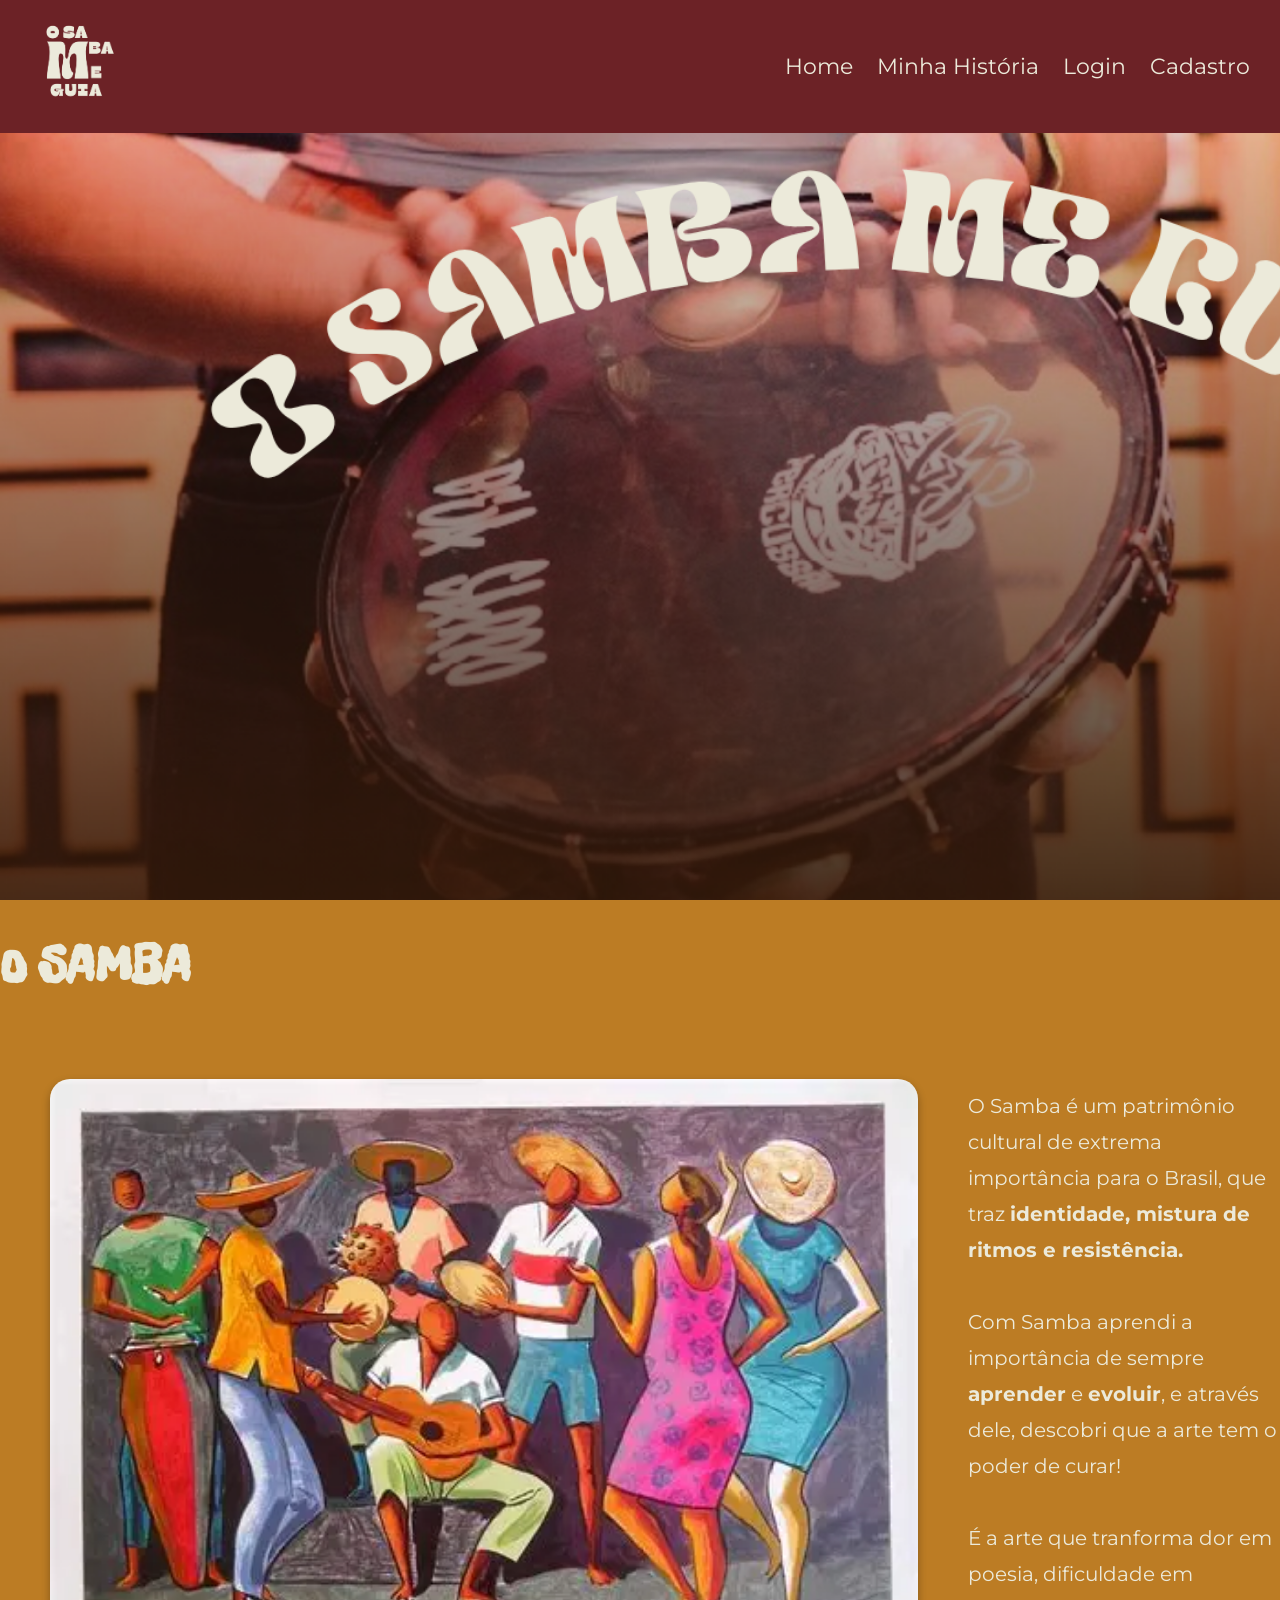
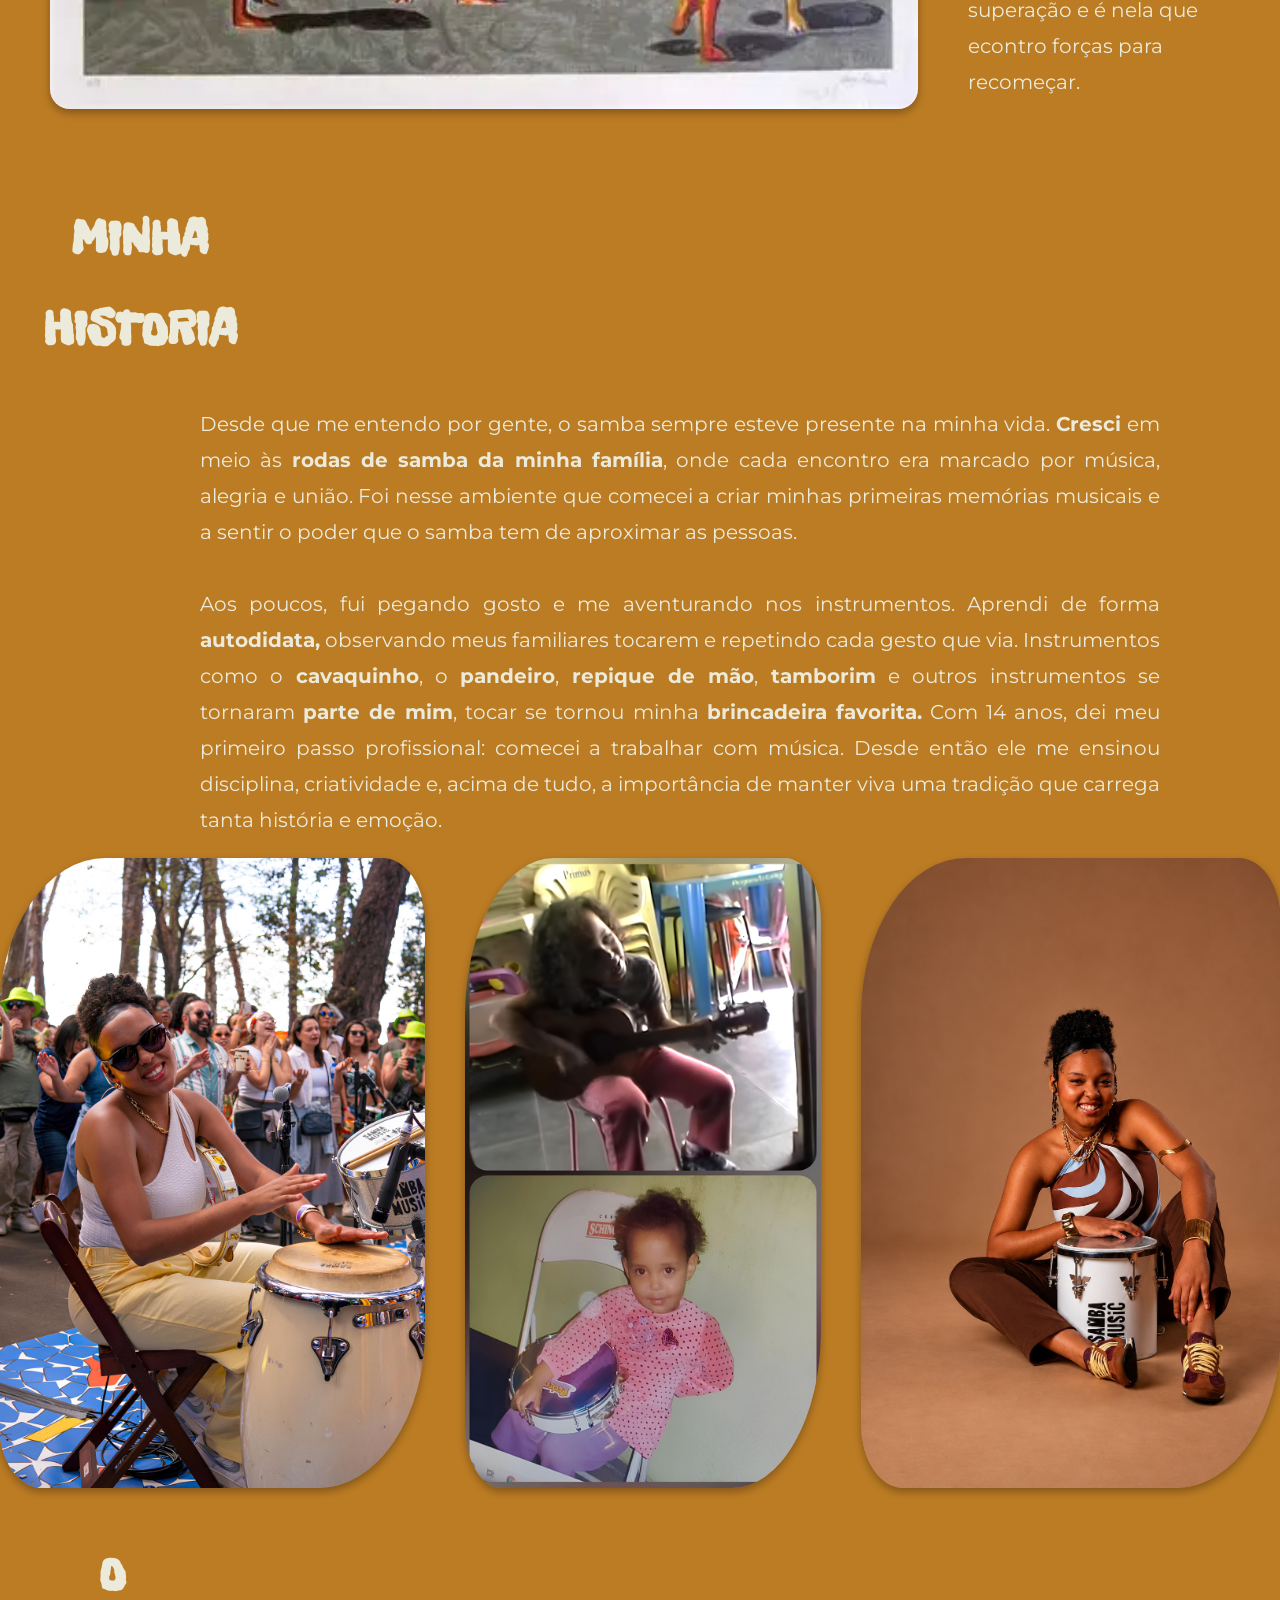
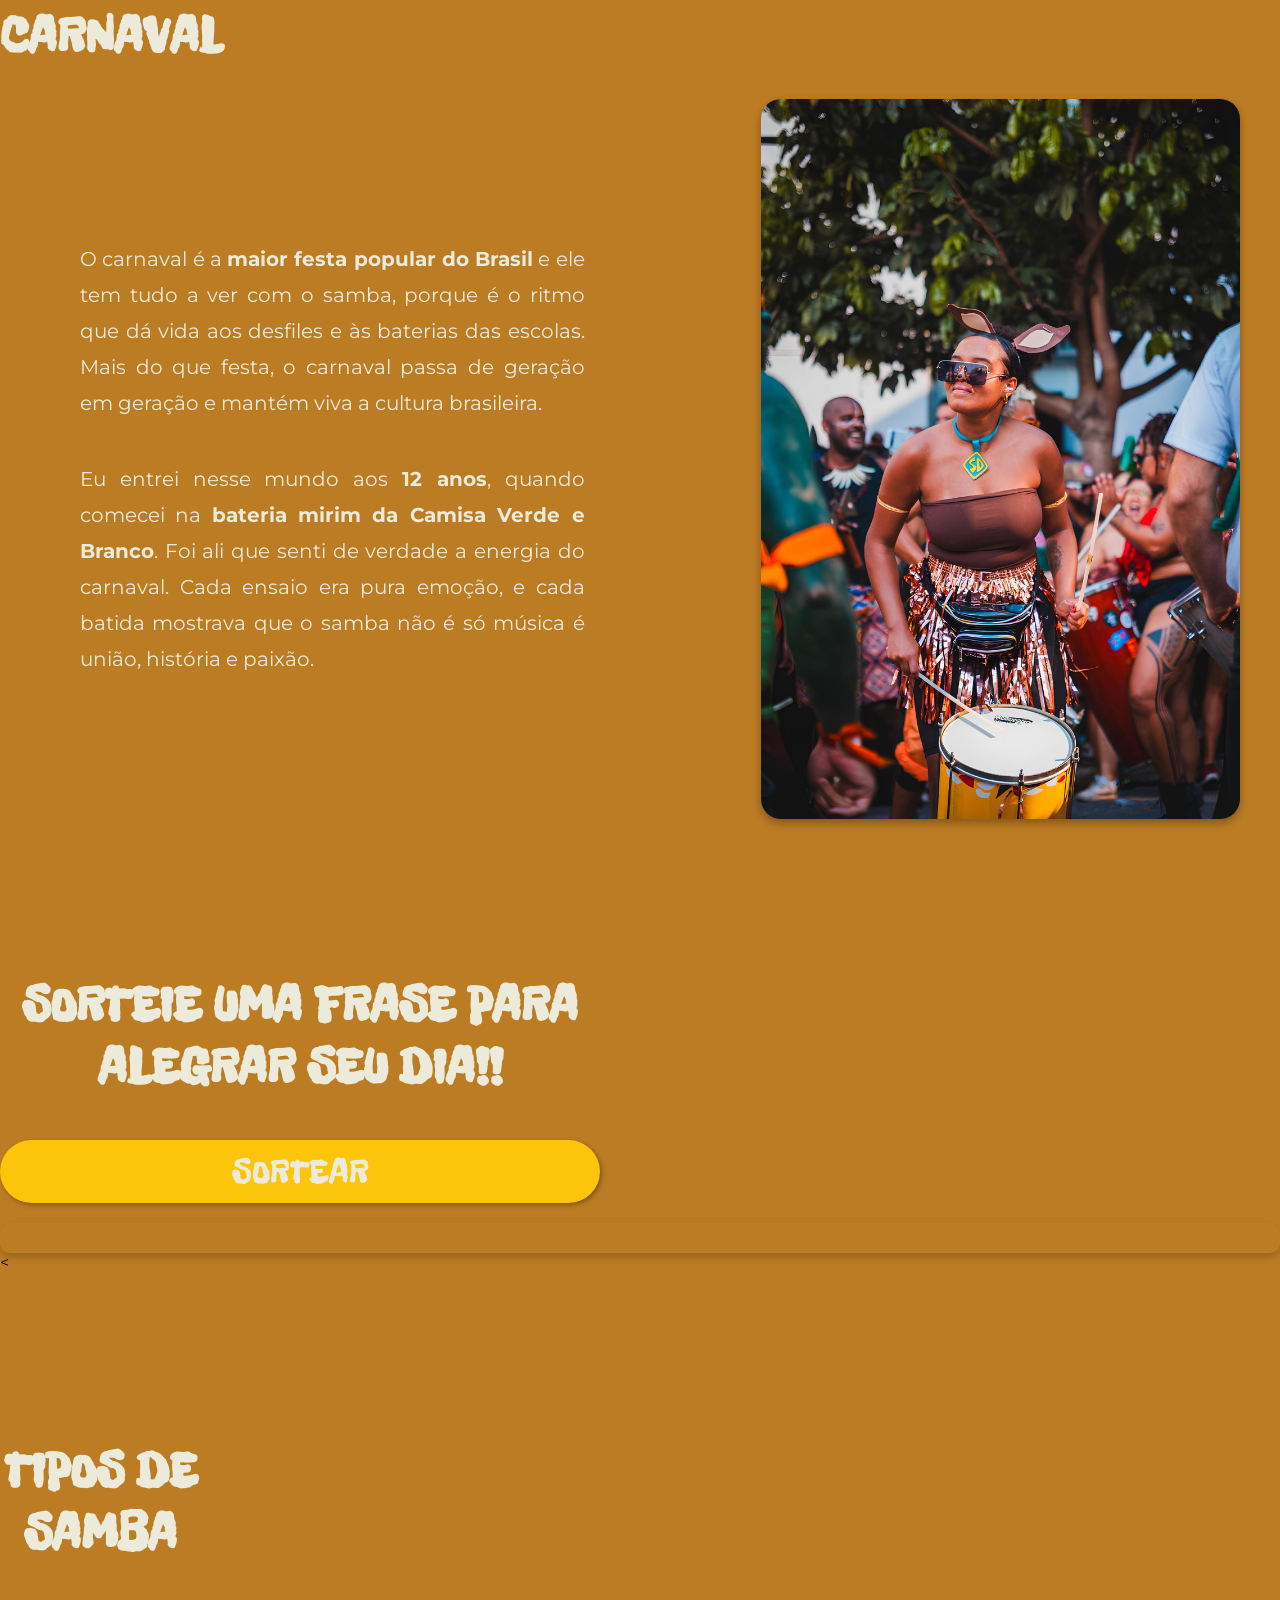
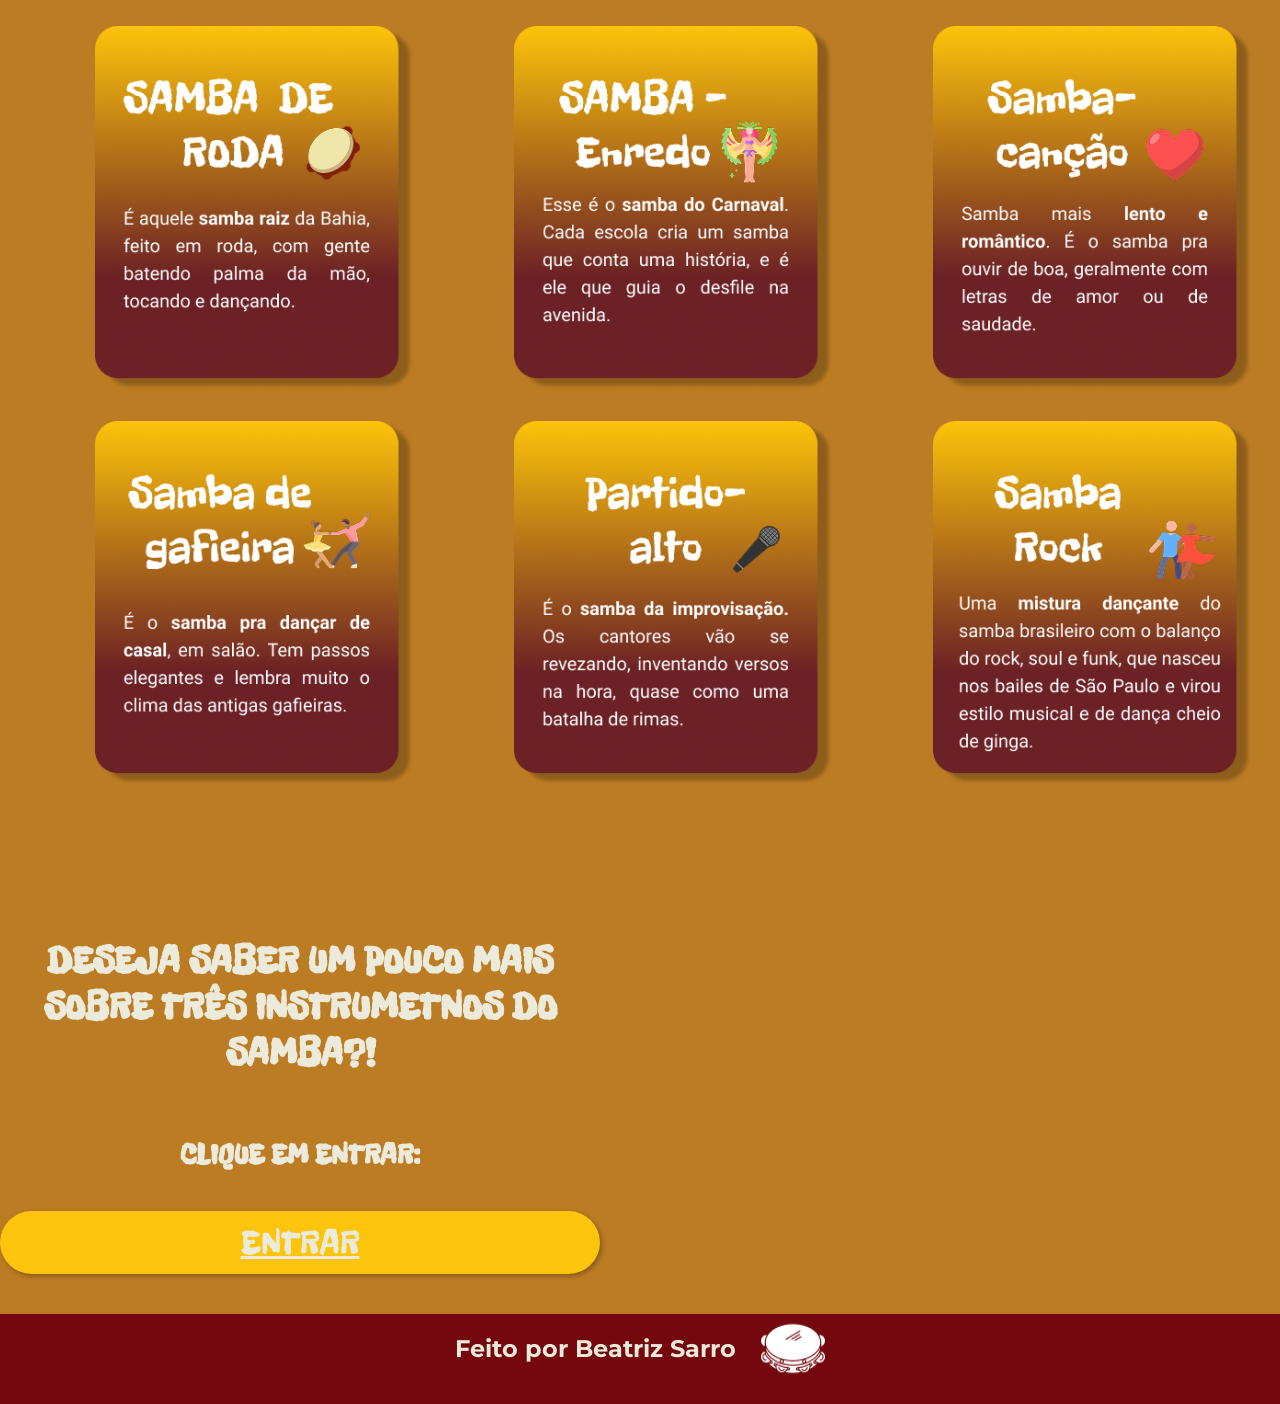
<file: public/index.html>
<!DOCTYPE html>
<html lang="en">

<head>
    <meta charset="UTF-8">
    <meta http-equiv="X-UA-Compatible" content="IE=edge">
    <meta name="viewport" content="width=device-width, initial-scale=1.0">

    <title>O Samba Me Guia</title>

    <script src="./js/sessao.js"></script>

    <link
        href="https://fonts.googleapis.com/css2?family=Freckle+Face&family=Montserrat:ital,wght@0,100..900;1,100..900&display=swap"
        rel="stylesheet">
    <link rel="stylesheet" href="./css/estilo.css">
    <link rel="icon" href="./assets/icon/logo-removebg-preview.png">

</head>


<body>
    <!-- INÍCIO DO HEADER -->
    <header class="header">
        <div class="container">
            <a href="home.html" class="logo">
                <img src="assets/icon/logo-removebg-preview.png" alt="logo">
            </a>
            <nav class="navBar">
                <a href="#">Home</a>
                <a href="#historia">Minha História</a>
                <a href="login.html">Login</a>
                <a href="cadastro.html">Cadastro</a>
            </nav>
        </div>
    </header>
    <!-- FIM DO HEADER -->
    <div class="home-container">

    </div>
    <div class="oSamba">
        <div class="titulo">
            <h1 class="title">O SAMBA</h1>
        </div>
        <div class="rodaSamba">
            <img src="assets/imgs/roda-de-samba.webp" alt="roda-de-samba">
            <div class="texto">
                <p>O Samba é um patrimônio cultural de extrema importância para o Brasil,
                    que traz <b>identidade, mistura de ritmos e resistência.</b> <br><br>

                    Com Samba aprendi a importância de sempre <b>aprender</b> e <b>evoluir</b>, e através dele, descobri
                    que a arte tem o
                    poder de curar! <br><br>

                    É a arte que tranforma dor em poesia, dificuldade em superação e é nela que econtro forças para
                    recomeçar.</p>
            </div>
        </div>
    </div>
    <div class="minhaHistoria" id="historia">
        <div class="titulo">
            <h1 class="title">MINHA HISTORIA</h1>
        </div>
        <div class="texto">
            <p>
                Desde que me entendo por gente, o samba sempre esteve presente na minha vida. <b>Cresci</b> em meio às
                <b>rodas de samba da minha família</b>, onde cada encontro era marcado por música, alegria e união. Foi
                nesse ambiente que comecei a criar minhas primeiras memórias musicais e a sentir o poder que o samba tem
                de aproximar as pessoas.
            </p> <br>

            <p>Aos poucos, fui pegando gosto e me aventurando nos instrumentos. Aprendi de forma <b>autodidata,</b>
                observando meus familiares tocarem e repetindo cada gesto que via. Instrumentos como o
                <b>cavaquinho</b>, o <b>pandeiro</b>, <b>repique de mão</b>, <b>tamborim</b> e outros instrumentos se
                tornaram <b>parte de mim</b>, tocar se tornou minha <b>brincadeira favorita.</b>
                Com 14 anos, dei meu primeiro passo profissional: comecei a trabalhar com música. Desde então ele me
                ensinou disciplina, criatividade e, acima de tudo, a importância de manter viva uma tradição que carrega
                tanta história e emoção.
            </p>
        </div>
        <div class="imagem">
            <img src="assets/imgs/congas_clareou.jpeg" alt="congas">
            <img src="assets/imgs/criança.jpeg" alt="crianca">
            <img src="assets/imgs/fotoRepique.jpg" alt="repique">
        </div>
    </div>
    <div class="titulo">
        <h1 class="title">O CARNAVAL</h1>
    </div>
    <div class="oCarnaval">

        <div class="texto">
            <P> O carnaval é a <b>maior festa popular do Brasil</b> e ele tem tudo a ver com o samba, porque é o ritmo
                que dá
                vida aos desfiles e às baterias das escolas. Mais do que festa, o carnaval passa de geração em geração e
                mantém viva a cultura brasileira.</P>
            <P> Eu entrei nesse mundo aos <b>12 anos</b>, quando comecei na <b>bateria mirim da Camisa Verde e
                    Branco</b>. Foi ali que senti de verdade a energia do carnaval. Cada ensaio era pura emoção, e cada
                batida mostrava que o samba
                não é só música é união, história e paixão.</P>
        </div>
        <img src="assets/imgs/bloco_scooby.jpeg" alt="bloco_scooby">
    </div>

    <div class="entrar">
        <div class="titulo">
            <h1>SORTEIE UMA FRASE PARA ALEGRAR SEU DIA!!</h1>
            <a class="btn" onclick="sortear()"> SORTEAR</a>
        </div>
    </div>
    <div id="div_msg"></div>
    <<BR><BR><BR><br><br><br><br><br>
        <div class="tipoSamba">
            <div class="titulo">
                <h1 class="title">TIPOS DE SAMBA</h1>
            </div>
            <img src="assets/imgs/SambaDeRoda.png" alt="SambaDeRoda">
            <img src="assets/imgs/SambaEnredo.png" alt="SambaEnredo">
            <img src="assets/imgs/SambaCancao.png" alt="SambaCancao"> <br>
            <img src="assets/imgs/SambaGafieira.png" alt="SambaGafieira">
            <img src="assets/imgs/PartidoAlto.png" alt="PartidoAlto">
            <img src="assets/imgs/SambaRock (1).png" alt="SambaRock">
        </div>

        <div class="entrar">
            <div class="titulo">
                <h2>DESEJA SABER UM POUCO MAIS SOBRE TRÊS INSTRUMETNOS DO SAMBA?!</h2><h3>CLIQUE EM ENTRAR:</h3>
                <a class="btn" href="cadastro.html"> ENTRAR</a>
            </div>
        </div>

        <!-- FOOTER COMEÇO -->
        <footer class="footer">
            <div class="subtitulo">
                <h2>Feito por Beatriz Sarro </h2>
                <img src="assets/imgs/pandeiro.png" alt="pandeiroLogo">
            </div>
        </footer>
        <!-- FOOTER FIM -->
</body>

</html>

<script>
    var musicas = [
        {
            frase: "'Às vezes a felicidade demora chegar, aí é que a gente não pode deixar de sonhar.'",
            nome: "- Tá Escrito - Grupo Revelação."
        },
        {
            frase: "'Alegria é a melhor coisa que existe, assim como a luz no coração.'",
            nome: "- Samba Da Benção - Vinicius de Moraes"
        },
        {
            frase: "'Levanta, sacode a poeira e dá a volta por cima.'",
            nome: "- Volta Por Cima - Beth Carvalho"
        },
        {
            frase: "'Deixe de lado esse baixo astral, erga a cabeça, enfrente o mal, que agindo assim será vital para o seu coração.'",
            nome: "- Conselho - Almir Guineto"
        },
        {
            frase: "'Canta forte, canta alto, Que a vida vai melhorar.'",
            nome: "- Canta Canta, Minha Gente - Martinho Da Vila"
        },
        {
            frase: "'Não esquecer: Ninguém é o centro do Universo'",
            nome: "- Brincar De Viver - Maria Bethânia"
        },

    ];

    function sortear() {
        let indice = Math.floor(Math.random() * musicas.length);
        let fraseSorteada = musicas[indice];

        div_msg.innerHTML = `
        <br>${fraseSorteada.frase}<br>
        <strong>${fraseSorteada.nome}</strong>
    `;
    }

</script>
</file>
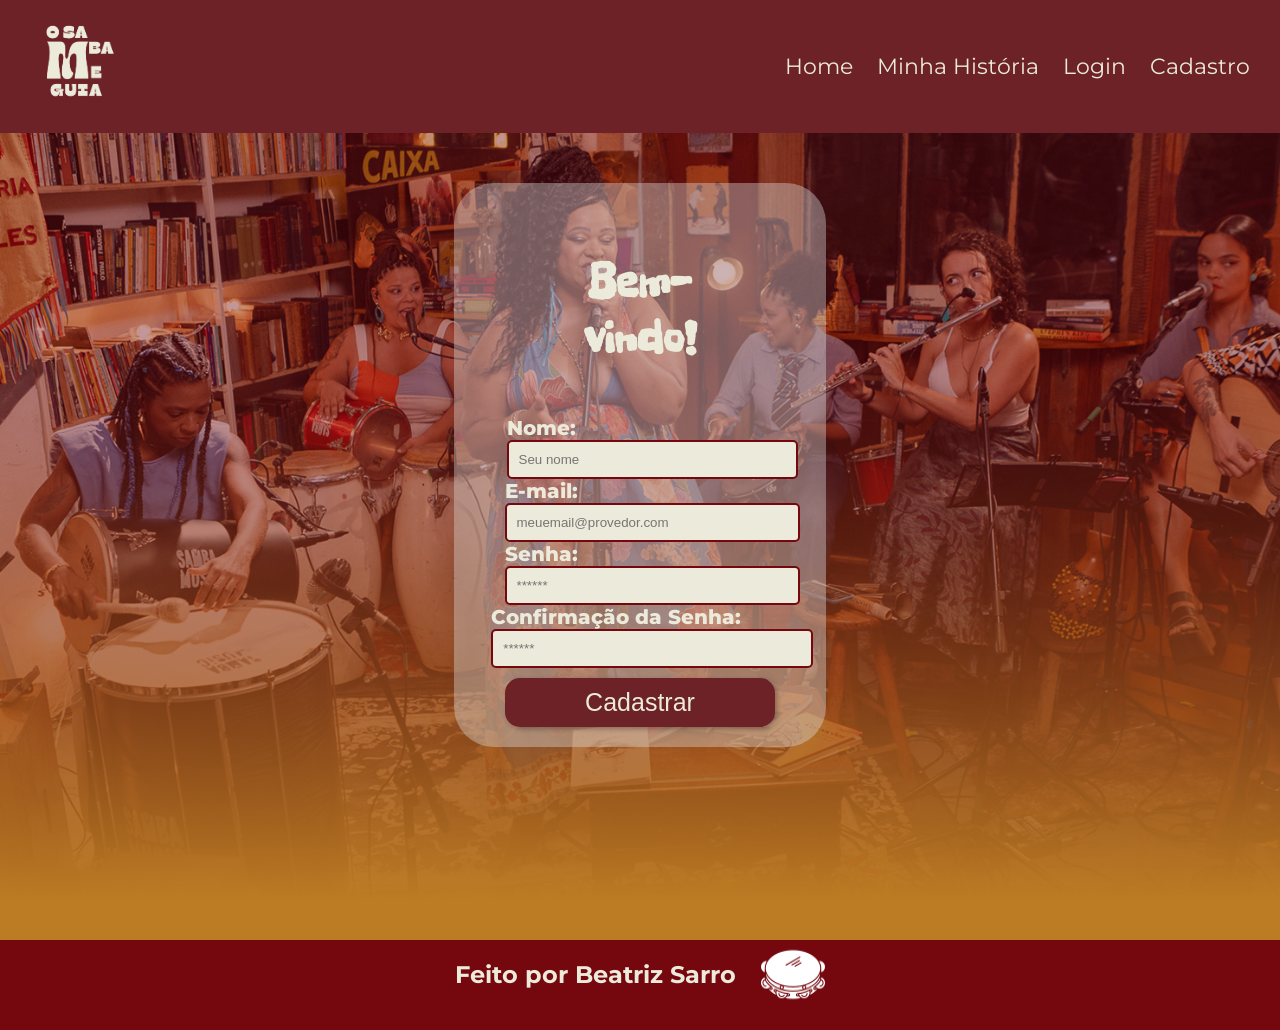
<file: public/cadastro.html>
<!DOCTYPE html>
<html lang="pt-br">

<head>
  <meta charset="UTF-8" />
  <meta http-equiv="X-UA-Compatible" content="IE=edge" />
  <meta name="viewport" content="width=device-width, initial-scale=1.0" />

  <title>O Samba Me Guia | Cadastro</title>

  <script src="./js/sessao.js"></script>

  <link rel="stylesheet" href="./css/estilo.css" />
  <link rel="icon" href="./assets/icon/logo-removebg-preview.png" />
  <link
    href="https://fonts.googleapis.com/css2?family=Freckle+Face&family=Montserrat:ital,wght@0,100..900;1,100..900&display=swap"
    rel="stylesheet">
</head>

<body onload="listar()">
  <!--header inicio-->
  <header class="header">
    <div class="container">
      <a href="home.html" class="logo">
        <img src="assets/icon/logo-removebg-preview.png" alt="logo">
      </a>
      <nav class="navBar">
        <a href="index.html">Home</a>
        <a href="index.html">Minha História</a>
        <a href="login.html">Login</a>
        <a href="cadastro.html">Cadastro</a>
      </nav>
    </div>
  </header>
  <!--header fim-->

  <div class="login">
    <div class="alerta_erro">
      <div class="card_erro" id="cardErro">
        <span id="mensagem_erro"></span>
      </div>
    </div>
    <div class="container">
      <div class="card card-cadastro">
        <h1 class="titulo">Bem-vindo!</h1>
        <div class="formulario">
          <!--
                         Para inserir mais um campo, copie uma das inputs abaixo.
                         Assim que inserir vá para o script abaixo.
                     -->
          <!-- <div class="campo">
            <span>Código de ativação:</span>
            <input id="codigo_input" type="text" placeholder="Insira aqui seu código" />
          </div> -->
          <div class="campo">
            <span>Nome:</span>
            <input id="nome_input" type="text" placeholder="Seu nome" />
            <span id="msg_nome"></span><!--Mensagem que aparece para o usuário-->
          </div>
          <!-- <div class="campo">
            <span>CPF:</span>
            <input id="cpf_input" type="text" placeholder="12345678910" />
          </div> -->
          <div class="campo">
            <span>E-mail:</span>
            <input id="email_input" type="text" placeholder="meuemail@provedor.com" />
            <span id="msg_email"></span>
          </div>
          <div class="campo">
            <span>Senha:</span>
            <input id="senha_input" type="password" placeholder="******" />
            <span id="msg_senha"></span>
          </div>
          <div class="campo">
            <span>Confirmação da Senha:</span>
            <input id="confirmacao_senha_input" type="password" placeholder="******" />
            <span id="msg_conf"></span>
          </div>
          <button class="botao" onclick="cadastrar()">Cadastrar</button>
        </div>
        <div id="div_aguardar" class="loading-div">
          <img src="./assets/circle-loading.gif" id="loading-gif" />
        </div>

        <div id="div_erros_login"></div>
      </div>
    </div>
  </div>

  <!--footer inicio-->
  <footer class="footer">
    <div class="subtitulo">
      <h2>Feito por Beatriz Sarro </h2>
      <img src="assets/imgs/pandeiro.png" alt="pandeiroLogo">
    </div>
  </footer>
  <!--footer fim-->
</body>

</html>

<script>

  // Array para armazenar empresas cadastradas para validação de código de ativação 
  //let listaEmpresasCadastradas = [];

  function cadastrar() {
    // aguardar();

    //Recupere o valor da nova input pelo nome do id
    // Agora vá para o método fetch logo abaixo
    var nomeVar = nome_input.value;
    // var cpfVar = cpf_input.value;
    var emailVar = email_input.value;
    var senhaVar = senha_input.value;
    var confirmacaoSenhaVar = confirmacao_senha_input.value;
    let erro = false;
    // var codigoVar = codigo_input.value;
    // var idEmpresaVincular

    // Verificando se há algum campo em branco

    if (nomeVar.length <= 2) {
      msg_nome.innerHTML = `<span class="erro">✖ Nome inválido</span>`;
       erro = true;
    } else {
      msg_nome.innerHTML = `<span class="certo">✔ Nome válido</span>`;
    }

    if (emailVar.includes('@')) {
      msg_email.innerHTML = `<span class="certo">✔ Email válido</span>`;
    } else {
       erro = true;
      msg_email.innerHTML = `<span class="erro">✖ Precisa conter @</span>`;
    }
    if (senhaVar == confirmacaoSenhaVar && senhaVar !== "") {
      msg_conf.innerHTML = `<span class="certo">✔ Senhas iguais</span>`;
    } else {
       erro = true;
      msg_conf.innerHTML = `<span class="erro">✖ Senhas diferentes</span>`;
    }
    if (
      nomeVar == "" ||
      emailVar == "" ||
      // cpfVar == "" ||
      senhaVar == "" ||
      confirmacaoSenhaVar == ""
      // codigoVar == "" 
    ) {
      cardErro.style.display = "block";
      mensagem_erro.innerHTML =
        "(Mensagem de erro para todos os campos em branco)";
      finalizarAguardar();
      return false;
    } else {
      setInterval(sumirMensagem, 5000);
    }

    // Verificando se o código de ativação é de alguma empresa cadastrada
    // for (let i = 0; i < listaEmpresasCadastradas.length; i++) {
    //   if (listaEmpresasCadastradas[i].codigo_ativacao == codigoVar) {
    //     idEmpresaVincular = listaEmpresasCadastradas[i].id
    //     console.log("Código de ativação válido.");
    //     break;
    //   } else {
    //     cardErro.style.display = "block";
    //     mensagem_erro.innerHTML = "(Mensagem de erro para código inválido)";
    //     finalizarAguardar();
    //   }
    // }

    // Enviando o valor da nova input
    if (erro == false) {
      fetch("/usuarios/cadastrar", {
        method: "POST",
        headers: {
          "Content-Type": "application/json",
        },
        body: JSON.stringify({
          // crie um atributo que recebe o valor recuperado aqui
          // Agora vá para o arquivo routes/usuario.js
          nomeServer: nomeVar,
          //cpfServer: cpfVar,
          emailServer: emailVar,
          senhaServer: senhaVar,
          //idEmpresaVincularServer: idEmpresaVincular
        }),
      })
        .then(function (resposta) {
          console.log("resposta: ", resposta);

          if (resposta.ok) {
            cardErro.style.display = "block";

            mensagem_erro.innerHTML =
              "Cadastro realizado com sucesso! Redirecionando para tela de Login...";

            setTimeout(() => {
              window.location = "login.html";
            }, "2000");

            limparFormulario();
            finalizarAguardar();
          } else {
            throw "Houve um erro ao tentar realizar o cadastro!";
          }
        })
        .catch(function (resposta) {
          console.log(`#ERRO: ${resposta}`);
          finalizarAguardar();
        });

      return false;
    }
  }


  // Listando empresas cadastradas 
  // function listar() {
  //   fetch("/empresas/listar", {
  //     method: "GET",
  //   })
  //     .then(function (resposta) {
  //       resposta.json().then((empresas) => {
  //         empresas.forEach((empresa) => {
  //           listaEmpresasCadastradas.push(empresa);

  //           console.log("listaEmpresasCadastradas")
  //           console.log(listaEmpresasCadastradas[0].codigo_ativacao)
  //         });
  //       });
  //     })
  //     .catch(function (resposta) {
  //       console.log(`#ERRO: ${resposta}`);
  //     });
  // }

  function sumirMensagem() {
    cardErro.style.display = "none";
  }
</script>
</file>
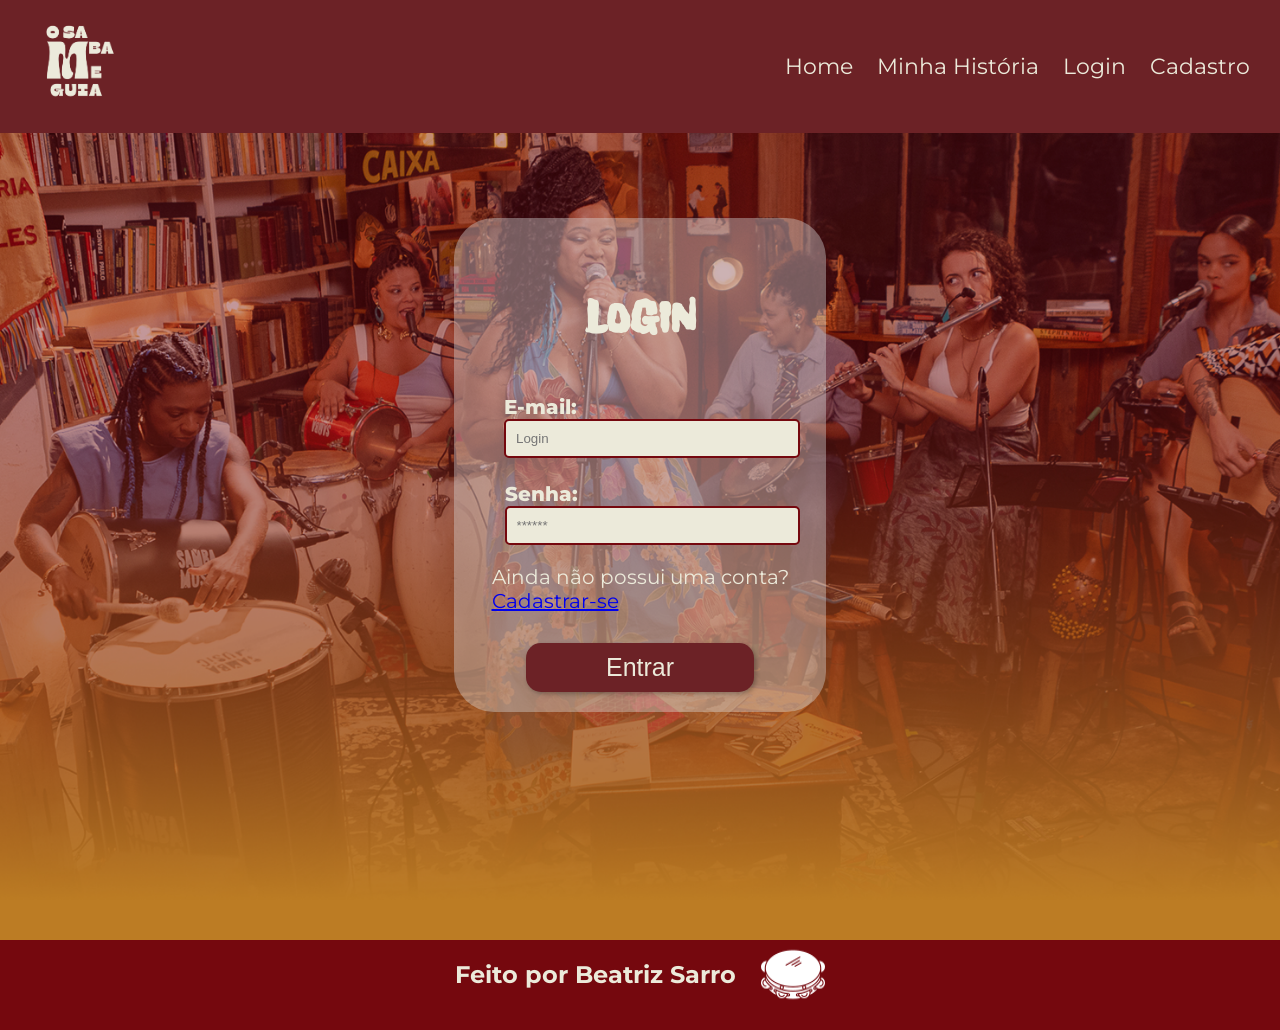
<file: public/login.html>
<!DOCTYPE html>
<html lang="pt-br">

<head>
    <meta charset="UTF-8">
    <meta http-equiv="X-UA-Compatible" content="IE=edge">
    <meta name="viewport" content="width=device-width, initial-scale=1.0">

    <title>O Samba Me Guia | Login</title>


    <script src="./js/sessao.js"></script>
    <link rel="icon" href="./assets/icon/logo-removebg-preview.png">

    <link
        href="https://fonts.googleapis.com/css2?family=Freckle+Face&family=Montserrat:ital,wght@0,100..900;1,100..900&display=swap"
        rel="stylesheet">
    <link rel="stylesheet" href="./css/estilo.css">
</head>
<!DOCTYPE html>
<html lang="en">

<body>
    <!-- inicio do header -->
    <header class="header">
        <div class="container">
            <a href="home.html" class="logo">
                <img src="assets/icon/logo-removebg-preview.png" alt="logo">
            </a>
            <nav class="navBar">
                <a href="index.html">Home</a>
                <a href="index.html">Minha História</a>
                <a href="#">Login</a>
                <a href="cadastro.html">Cadastro</a>
            </nav>
        </div>
    </header>
    <!-- fim do header -->

    <!-- container de login -->
    <div class="login">
        <div class="alerta_erro">
            <div class="card_erro" id="cardErro">
                <span id="mensagem_erro"></span>
            </div>
        </div>
        <div class="container">
            <div class="card card-login">
                <h1 class="titulo"> LOGIN </h1>
                <div class="formulario">
                    <div class="campo">
                        <span> E-mail: </span>
                        <input id="email_input" type="text" placeholder="Login">
                    </div> <br>
                    <div class="campo">
                        <span>Senha:</span>
                        <input id="senha_input" type="password" placeholder="******">
                    </div>
                </div>
                <p>
                    Ainda não possui uma conta? <br>
                    <a href="cadastro.html" id="link_cad">Cadastrar-se</a>
                </p>
                <button class="botao" onclick="entrar()">Entrar</button>
                <div id="div_erros_login"></div>
            </div>
        </div>

    </div>

    <!--inicio do footer -->
    <footer class="footer">
        <div class="subtitulo">
            <h2>Feito por Beatriz Sarro </h2>
            <img src="assets/imgs/pandeiro.png" alt="pandeiroLogo">
        </div>
        <!-- fim do footer-->
    </footer>
</body>

</html>
<script>

    function entrar() {
        // aguardar();

        var emailVar = email_input.value;
        var senhaVar = senha_input.value;

        if (emailVar == "" || senhaVar == "") {
            cardErro.style.display = "block"
            mensagem_erro.innerHTML = "(Mensagem de erro para todos os campos em branco)";
            finalizarAguardar();
            return false;
        }
        else {
            setInterval(sumirMensagem, 5000)
        }

        console.log("FORM LOGIN: ", emailVar);
        console.log("FORM SENHA: ", senhaVar);

        fetch("/usuarios/autenticar", {
            method: "POST",
            headers: {
                "Content-Type": "application/json"
            },
            body: JSON.stringify({
                emailServer: emailVar,
                senhaServer: senhaVar
            })
        }).then(function (resposta) {
            console.log("ESTOU NO THEN DO entrar()!")

            if (resposta.ok) {
                console.log(resposta);

                resposta.json().then(json => {
                    console.log(json);
                    console.log(JSON.stringify(json));
                    sessionStorage.EMAIL_USUARIO = json.email;
                    sessionStorage.NOME_USUARIO = json.nome;
                    sessionStorage.ID_USUARIO = json.id;
                    //sessionStorage.AQUARIOS = JSON.stringify(json.aquarios)

                    setTimeout(function () {
                        window.location = "quiz.html";
                    }, 1000); // apenas para exibir o loading

                });

            } else {

                console.log("Houve um erro ao tentar realizar o login!");

                resposta.text().then(texto => {
                    console.error(texto);
                    finalizarAguardar(texto);
                });
            }

        }).catch(function (erro) {
            console.log(erro);
        })

        return false;
    }

    function sumirMensagem() {
        cardErro.style.display = "none"
    }

</script>

</html>
</file>
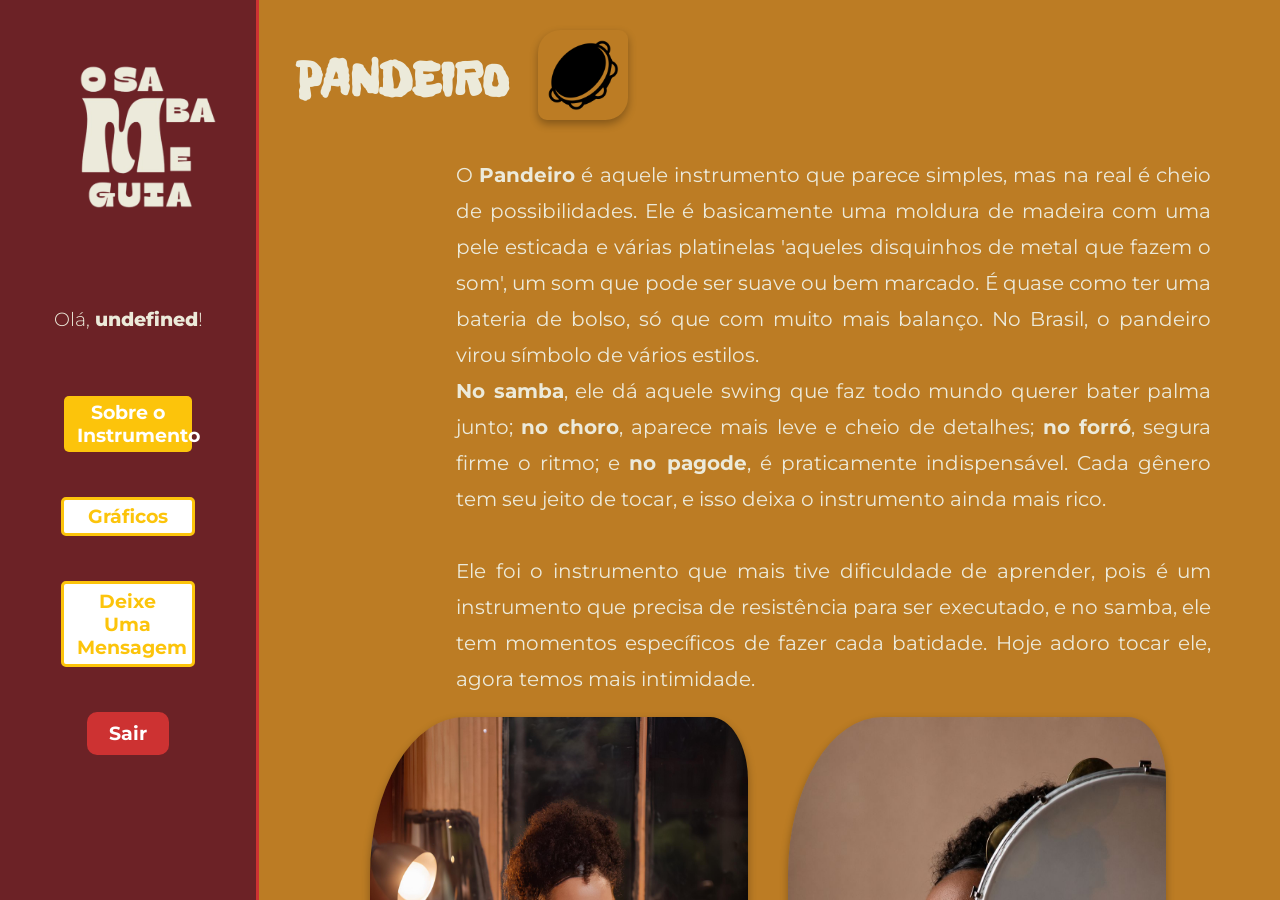
<file: public/dashboard/cards.html>
<!DOCTYPE html>
<html lang="pt-br">

<head>
    <link rel="icon" href="../assets/icon/logo-removebg-preview.png" />

    <meta charset="UTF-8">
    <meta http-equiv="X-UA-Compatible" content="IE=edge">
    <meta name="viewport" content="width=device-width, initial-scale=1.0">
    <title>O Samba Me Guia | Instrumentos</title>


    <link rel="stylesheet" href="./../css/dashboards.css">
    <link rel="stylesheet" href="./../css/estilo.css" />

    <script src="../js/sessao.js"></script>
    <script src="../js/alerta.js"></script>
    <link rel="preconnect" href="https://fonts.gstatic.com">
    <link
        href="https://fonts.googleapis.com/css2?family=Exo+2:ital,wght@0,100;0,200;0,300;0,400;0,500;0,600;0,700;0,800;0,900;1,100;1,200;1,300;1,400;1,500;1,600;1,700;1,800;1,900&display=swap"
        rel="stylesheet">
</head>

<body>

    <div class="janela">

        <div class="header-left dash-header">

            <img src="../assets/icon/logo-removebg-preview.png" alt="logo" class="logo">

            <div class="hello">
                <h3>Olá, <span id="b_usuario">usuário</span>!</h3>
            </div>

            <div class="btn-nav">
                <h3>Sobre o Instrumento</h3>
            </div>

            <div class="btn-nav-white">
                <a href="./dashboard.html">
                    <h3>Gráficos</h3>
                </a>
            </div>

            <div class="btn-nav-white">
                <a href="./mural.html">
                    <h3>Deixe Uma Mensagem</h3>
                </a>
            </div>

            <div class="btn-logout" onclick="limparSessao()">
                <h3>Sair</h3>
            </div>

        </div>

        <div class="dash">
            <div class="minhaHistoria">
                <div class="titulo">
                    <h1 class="title">PANDEIRO</h1>
                    <img src="../assets/icon/pandeiro.png" class="Icon">
                </div>
                <div class="texto">
                    <p>
                        O <b>Pandeiro</b> é aquele instrumento que parece simples, mas na real é cheio de
                        possibilidades. Ele é basicamente uma moldura de madeira com uma pele esticada e várias
                        platinelas 'aqueles disquinhos de metal que fazem o som', um som que pode ser suave ou bem
                        marcado. É quase como ter uma bateria de bolso, só que com muito mais balanço. No Brasil, o
                        pandeiro virou símbolo de vários estilos. <br>
                    </p>
                    <p><b>No samba</b>, ele dá aquele swing que faz todo mundo querer bater palma junto; <b>no
                            choro</b>, aparece mais leve e cheio de detalhes; <b>no forró</b>, segura firme o ritmo; e
                        <b>no pagode</b>, é praticamente indispensável. Cada gênero tem seu jeito de tocar, e isso deixa
                        o instrumento ainda mais rico.
                    </p>
                    <br>
                    <p> Ele foi o instrumento que mais tive dificuldade de aprender, pois é um instrumento que precisa
                        de resistência para ser executado, e no samba, ele tem momentos específicos de fazer cada
                        batidade.
                        Hoje adoro tocar ele, agora temos mais intimidade.
                    </p>
                </div>
                <div class="imagem">
                    <img src="../assets/imgs/pandeiro_somsebo.jpeg" alt="pandeiro">
                    <img src="../assets/imgs/fotoPandeiroRosto.jpeg" alt="pandeiro2">
                </div>

                <div class="titulo">
                    <h1 class="title">CAVAQUINHO</h1>
                    <img src="../assets/icon/banjo.png" class="Icon">
                </div>
                <div class="texto">
                    <p>
                        O <b>Cavaquinho</b> é aquele instrumento pequeno que parece uma versão reduzida do violão, mas
                        tem sua própria identidade: quatro cordas afinadas de um jeito diferente e um timbre que dá
                        brilho às músicas.

                        Ele é muito usado em <b>samba, choro e pagode</b>, sempre trazendo aquele toque animado que faz
                        diferença na roda.</p> <br>
                    <p><b>No samba</b>, por exemplo, o cavaquinho ajuda a dar a base harmônica e rítmica, enquanto
                        no <b>choro</b> ele aparece com frases rápidas.

                        Apesar de pequeno, é um instrumento cheio de presença. Quem toca cavaquinho geralmente dá o tom
                        da
                        festa, porque o som dele é que conduz toda a roda, ele é como se fosse o “sorriso” da música
                        brasileira.
                    </p><br>
                    <p><b>E como diz Dona Ivone Lara "Samba sem cavaquinha, não é samba."</b></p>
                </div>
                <div class="imagem">
                    <img src="../assets/imgs/banjo.jpeg" alt="banjo">
                    <img src="../assets/imgs/cavaco (1).png" alt="cavaco">
                </div>

                <div class="titulo">
                    <h1 class="title">TAMBORIM</h1>
                    <img src="../assets/icon/tamborim.png" class="Icon">
                </div>
                <div class="texto">
                    <p>
                        O <b>Tamborim</b> é aquele instrumento pequeno, mas que faz um barulho enorme. Ele tem raízes
                        nas tradições africanas trazidas ao Brasil durante a escravidão, e com o tempo foi incorporado
                        ao <b>samba</b>, ao <b>choro</b> e principalmente ao <b>Carnaval</b>.</p> <br>

                    <p>Ele é um <b>tamborzinho circular</b>, de uns 6 a 8 polegadas, feito de metal, madeira ou
                        acrílico, com uma pele bem esticada. O som é agudo e perfeito pra se destacar no meio da bateria
                        de escola de samba. No samba-enredo, dezenas de tamborins tocam juntos, criando meio que uma
                        paredde sonora que dá o ritmo da avenida.
                    </p> <br>

                    <p>O jeito de tocar é usando uma baqueta leve, de plástico ou madeira, e existem várias
                        levadas
                        famosas, como o “carreteiro”. Além disso, dá pra fazer variações com outros instrumentos que
                        deixam
                        o som ainda mais rico.
                    </p>

                </div>
                <div class="imagem">
                    <img src="../assets/imgs/tamborim.jpg" alt="banjo">
                </div>
            </div>
        </div>

    </div>

</body>
</html>
<script>
    b_usuario.innerHTML = sessionStorage.NOME_USUARIO;
</script>
</file>
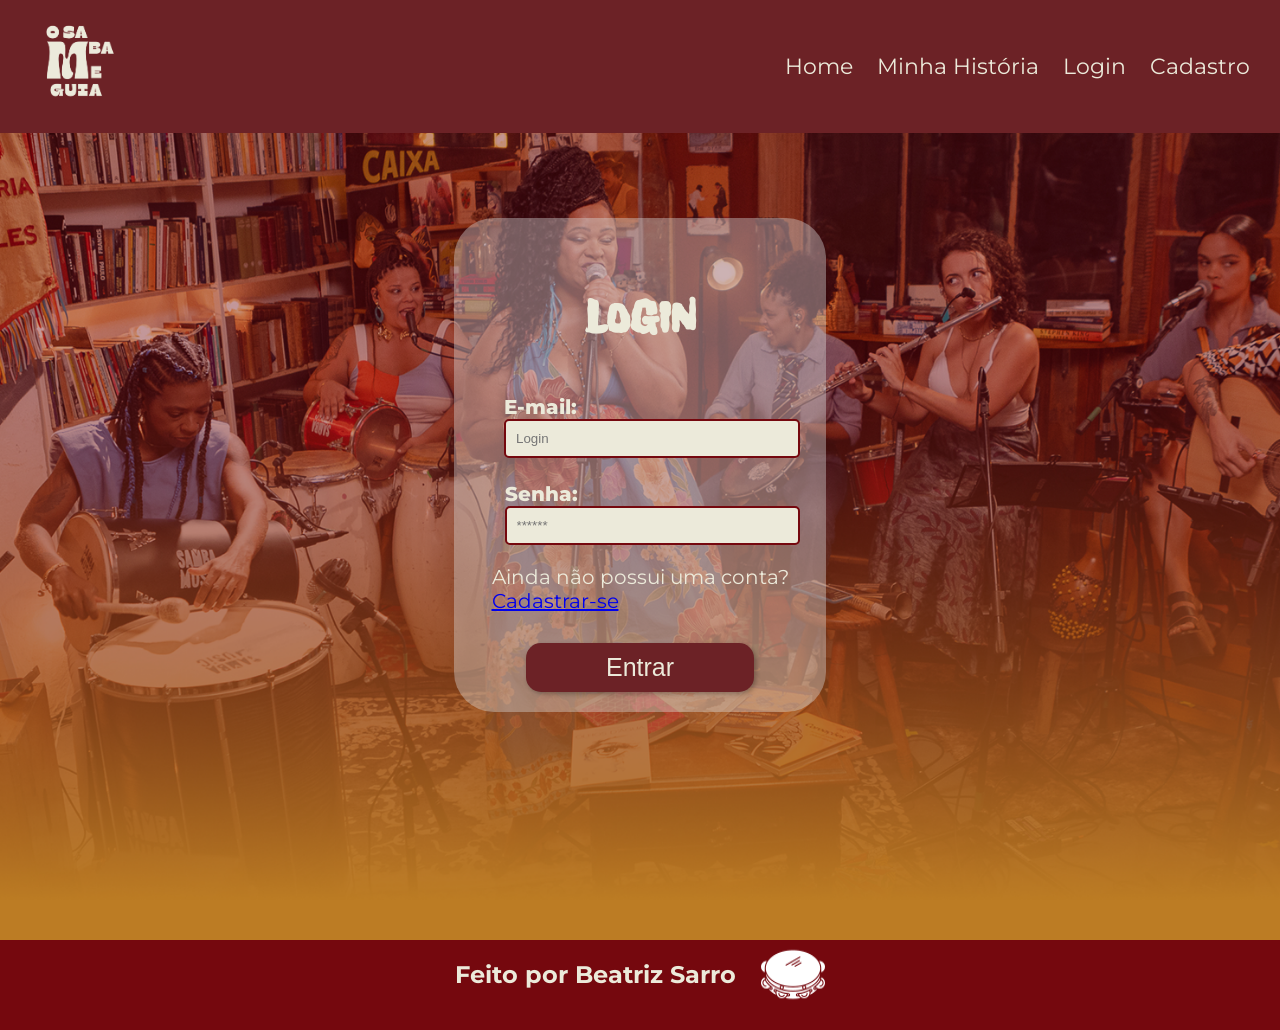
<file: public/dashboard/edicao-aviso.html>
<!DOCTYPE html>
<html lang="pt-br">

<head>
    <link rel="shortcut icon" href="../assets/icon/favicon2.ico" type="image/x-icon">
    <meta charset="UTF-8">
    <meta http-equiv="X-UA-Compatible" content="IE=edge">
    <meta name="viewport" content="width=device-width, initial-scale=1.0">
    <title>AquaTech | Página Inicial</title>

    
    <link rel="stylesheet" href="./../css/dashboards.css">
    <link rel="stylesheet" href="./../css/estilo.css" />
    <script src="../js/sessao.js"></script>

    <link rel="preconnect" href="https://fonts.gstatic.com">
    <link
        href="https://fonts.googleapis.com/css2?family=Exo+2:ital,wght@0,100;0,200;0,300;0,400;0,500;0,600;0,700;0,800;0,900;1,100;1,200;1,300;1,400;1,500;1,600;1,700;1,800;1,900&display=swap"
        rel="stylesheet">
</head>

<body onload="validarSessao(), listarInfosDeUm()" style="background-color: #161618;">
    <!-- <body onload="validarSessao()"> -->

    <div class="janela">


        <div class="header-left">

            <h1>AquaTech</h1>

            <div class="hello">
                <h3>Olá, <span id="b_usuario">usuário</span>!</h3>
            </div>

            <div class="btn-nav-white">
                <a href="cards.html">
                    <h3>Aquários</h3>
                </a>
            </div>

            <div class="btn-nav-white">
                <a href="./dashboard.html">
                    <h3>Gráficos</h3>
                </a>
            </div>

            <div class="btn-nav-white">
                <a href="./mural.html">
                    <h3>Mural de Avisos</h3>
                </a>
            </div>

            <div class="btn-logout" onclick="limparSessao()">
                <h3>Sair</h3>
            </div>

        </div>

        <div class="dash-right">

            <div class="avisos">
                <div class="container">
                    <h1>Editar um aviso</h1>
                    <div class="div-form">
                        <label>
                            ID:
                            <br>
                            <input id="input_id" maxlength="100" type="text" style="color: rgb(196, 196, 196)" disabled>
                        </label>
                        <label>
                            Autor:
                            <br>
                            <input id="input_nome" maxlength="100" type="text" style="color: rgb(196, 196, 196)"
                                disabled>
                        </label>
                        <label>
                            Título:
                            <br>
                            <input id="input_titulo" maxlength="100" type="text" style="color: rgb(196, 196, 196)"
                                disabled>
                        </label>
                        <br>
                        <label>
                            Descrição (máximo de 250 caracteres):
                            <br>
                            <textarea id="textarea_descricao" maxlength="250" rows="5"></textarea>
                        </label>
                        <br>
                        <button onclick="editar()">Editar</button>
                    </div>

                </div>
            </div>
        </div>
    </div>
</body>

</html>

<script>
    function listarInfosDeUm() {
        console.log("Criar função de trazer informações de post escolhido");
    }

    function editar() {
        fetch(`/avisos/editar/${sessionStorage.getItem("ID_POSTAGEM_EDITANDO")}`, {
            method: "PUT",
            headers: {
                "Content-Type": "application/json"
            },
            body: JSON.stringify({
                descricao: textarea_descricao.value
            })
        }).then(function (resposta) {

            if (resposta.ok) {
                window.alert("Post atualizado com sucesso pelo usuario de email: " + sessionStorage.getItem("EMAIL_USUARIO") + "!");
                window.location = "/dashboard/mural.html"
            } else if (resposta.status == 404) {
                window.alert("Deu 404!");
            } else {
                throw ("Houve um erro ao tentar realizar a postagem! Código da resposta: " + resposta.status);
            }
        }).catch(function (resposta) {
            console.log(`#ERRO: ${resposta}`);
        });
    }

</script>
</file>
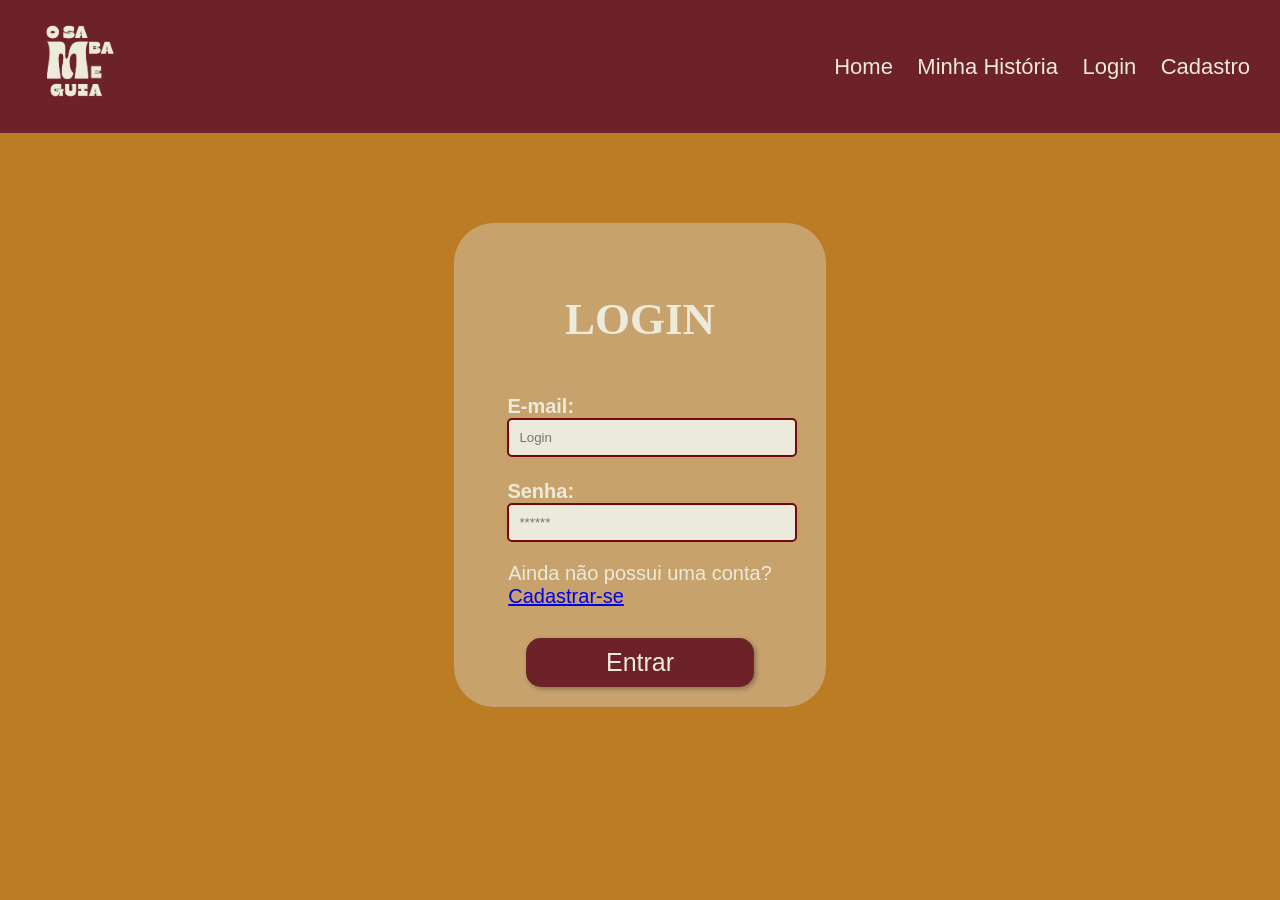
<file: public/dashboard/mural.html>
<!DOCTYPE html>
<html lang="pt-br">

<head>
    <link rel="icon" href="../assets/icon/logo-removebg-preview.png" />
    <meta charset="UTF-8">
    <meta http-equiv="X-UA-Compatible" content="IE=edge">
    <meta name="viewport" content="width=device-width, initial-scale=1.0">
    <title>O Samba Me Guia | Comentarios</title>

    <link rel="stylesheet" href="./../css/dashboards.css">
    <link rel="stylesheet" href="./../css/estilo.css" />
    <script src="../js/sessao.js"></script>
    <script src="./../js/alerta.js"></script>

    <link rel="preconnect" href="https://fonts.gstatic.com">
    <link
        href="https://fonts.googleapis.com/css2?family=Exo+2:ital,wght@0,100;0,200;0,300;0,400;0,500;0,600;0,700;0,800;0,900;1,100;1,200;1,300;1,400;1,500;1,600;1,700;1,800;1,900&display=swap"
        rel="stylesheet">
</head>

<body onload="validarSessao(), atualizarFeed()"">

    <div class="janela">


        <div class="header-left">

            <img src="../assets/icon/logo-removebg-preview.png" alt="logo" class="logo">

            <div class="hello">
                <h3>Olá, <span id="b_usuario">usuário</span>!</h3>
            </div>

            <div class="btn-nav-white">
                <a href="cards.html">
                    <h3>Sobre o Instrumento</h3>
                </a>
            </div>

            <div class="btn-nav-white">
                <a href="./dashboard.html">
                    <h3>Gráficos</h3>
                </a>
            </div>

            <div class="btn-nav">
                <h3>Deixe Uma Mensagem</h3>
            </div>

            <div class="btn-logout" onclick="limparSessao()">
                <h3>Sair</h3>
            </div>

        </div>

        <div class="dash-right">


            <div class="avisos">
                <div id="alerta">
                </div>
                <div class="container">
                    <h1>Publicar uma mensagem</h1>
                    <div class="div-form">
                        <form id="form_postagem" method="post" onsubmit="return publicar()">
                            <label>
                                Título:
                                <br>
                                <input name="titulo" id="titulo" maxlength="100" type="text">
                            </label>
                            <br>
                            <br>
                            <label>
                                Descrição (máximo de 250 caracteres):
                                <br>
                                <textarea name="descricao" id="textarea_descricao" maxlength="250" rows="5"></textarea>
                            </label>
                            <br>
                            <br>
                            <button>Enviar</button>
                        </form>
                    </div>
                    <h1>Mural de Mensagens</h1>
                    <div class="div-results">
                        <div id="feed_container" class="feed-container">
                        </div>
                    </div>
                </div>
            </div>
        </div>
    </div>




</body>

</html>

<script>
    
    b_usuario.innerHTML = sessionStorage.NOME_USUARIO;

    function limparFormulario() {
        document.getElementById("form_postagem").reset();
    }

    function publicar() {
        var idUsuario = sessionStorage.ID_USUARIO;

        var corpo = {
            titulo: form_postagem.titulo.value,
            descricao: form_postagem.descricao.value
        }

        fetch(`/avisos/publicar/${idUsuario}`, {
            method: "post",
            headers: {
                "Content-Type": "application/json"
            },
            body: JSON.stringify(corpo)
        }).then(function (resposta) {

            console.log("resposta: ", resposta);

            if (resposta.ok) {
                window.alert("Post realizado com sucesso!");
                window.location = "/dashboard/mural.html";
                limparFormulario();
                finalizarAguardar();
            } else if (resposta.status == 404) {
                window.alert("Deu 404!");
            } else {
                throw ("Houve um erro ao tentar realizar a postagem! Código da resposta: " + resposta.status);
            }
        }).catch(function (resposta) {
            console.log(`#ERRO: ${resposta}`);
            finalizarAguardar();
        });

        return false;

    }

    function editar(idAviso) {
        sessionStorage.ID_POSTAGEM_EDITANDO = idAviso;
        console.log("cliquei em editar - " + idAviso);
        window.alert("Você será redirecionado à página de edição do aviso de id número: " + idAviso);
        window.location = "/dashboard/edicao-aviso.html"

    }

    function deletar(idAviso) {
        console.log("Criar função de apagar post escolhido - ID" + idAviso);
        fetch(`/avisos/deletar/${idAviso}`, {
            method: "DELETE",
            headers: {
                "Content-Type": "application/json"
            }
        }).then(function (resposta) {

            if (resposta.ok) {
                window.alert("Post deletado com sucesso pelo usuario de email: " + sessionStorage.getItem("EMAIL_USUARIO") + "!");
                window.location = "/dashboard/mural.html"
            } else if (resposta.status == 404) {
                window.alert("Deu 404!");
            } else {
                throw ("Houve um erro ao tentar realizar a postagem! Código da resposta: " + resposta.status);
            }
        }).catch(function (resposta) {
            console.log(`#ERRO: ${resposta}`);
        });
    }

    function atualizarFeed() {
        fetch("/avisos/listar").then(function (resposta) {
            if (resposta.ok) {
                if (resposta.status == 204) {
                    var feed = document.getElementById("feed_container");
                    var mensagem = document.createElement("span");
                    mensagem.innerHTML = "Nenhum resultado encontrado."
                    feed.appendChild(mensagem);
                    throw "Nenhum resultado encontrado!!";
                }

                resposta.json().then(function (resposta) {
                    console.log("Dados recebidos: ", JSON.stringify(resposta));

                    var feed = document.getElementById("feed_container");
                    feed.innerHTML = "";
                    for (let i = 0; i < resposta.length; i++) {
                        var publicacao = resposta[i];

                        // criando e manipulando elementos do HTML via JavaScript
                        var divPublicacao = document.createElement("div");
                        var spanID = document.createElement("span");
                        var spanTitulo = document.createElement("span");
                        var spanNome = document.createElement("span");
                        var divDescricao = document.createElement("div");
                        var divButtons = document.createElement("div");
                        var btnEditar = document.createElement("button");
                        var btnDeletar = document.createElement("button");


                        spanID.innerHTML = "ID: <b>" + publicacao.idAviso + "</b>";
                        spanTitulo.innerHTML = "Título: <b>" + publicacao.titulo + "</b>";
                        spanNome.innerHTML = "Autor: <b>" + publicacao.nome + "</b>";
                        divDescricao.innerHTML = "Descrição: <b>" + publicacao.descricao + "</b>";
                        btnEditar.innerHTML = "Editar";
                        btnDeletar.innerHTML = "Deletar";

                        divPublicacao.className = "publicacao";
                        spanTitulo.id = "inputNumero" + publicacao.idAviso;
                        spanNome.className = "publicacao-nome";
                        spanTitulo.className = "publicacao-titulo";
                        divDescricao.className = "publicacao-descricao";

                        divButtons.className = "div-buttons"

                        btnEditar.className = "publicacao-btn-editar"
                        btnEditar.id = "btnEditar" + publicacao.idAviso;
                        btnEditar.setAttribute("onclick", `editar(${publicacao.idAviso})`);

                        btnDeletar.className = "publicacao-btn-editar"
                        btnDeletar.id = "btnDeletar" + publicacao.idAviso;
                        btnDeletar.setAttribute("onclick", `deletar(${publicacao.idAviso})`);

                        // divPublicacao.appendChild(spanID);
                        divPublicacao.appendChild(spanNome);
                        divPublicacao.appendChild(spanTitulo);
                        divPublicacao.appendChild(divDescricao);
                        divPublicacao.appendChild(divButtons);
                        divButtons.appendChild(btnEditar);
                        divButtons.appendChild(btnDeletar);
                        feed.appendChild(divPublicacao);
                    }

                    finalizarAguardar();
                });
            } else {
                throw ('Houve um erro na API!');
            }
        }).catch(function (resposta) {
            console.error(resposta);
            finalizarAguardar();
        });
    }

</script>
</file>
<file: public/css/estilo.css>
@import url('https://fonts.googleapis.com/css2?family=Freckle+Face&family=Montserrat:ital,wght@0,100..900;1,100..900&display=swap');


:root {
    --bg: #BC7C24;
    --letra: #ECEADA;
    --vinho: #75080E;
    --marrom: #6C2226;
    --btn: #FCC40B;
    --tamanho-header: 80px;
    --tamanho-banner: calc(100vh - var(--tamanho-header) - var(--tamanho-footer) - 2px);
    --tamanho-simulador: calc(100vh - var(--tamanho-header) - var(--tamanho-footer) - 2px);
    --tamanho-login: calc(100vh - var(--tamanho-header) - var(--tamanho-footer) - 2px);
    --tamanho-footer: 65px;
}

body {
    margin: 0;
    padding: 0;
    font-family: "Montserrat", sans-serif;
    background-color: var(--bg);
}



.header {
    position: fixed;
    top: 0;
    left: 0;
    right: 0;
    z-index: 99;
    background: var(--marrom);
}

.navBar a {
    margin: 0 10px;
    color: var(--letra);
    text-decoration: none;
    font-size: 22px;
}

.navBar a:hover {
    color: var(--btn);
    font-size: 24px;
}

/* BANNER */

.container {
    padding: 30px 20px;
    margin: 0 auto;
    display: flex;
    align-items: center;
    justify-content: space-between;
    padding-top: 15px;
    padding-bottom: 15px;
}

.container img {
    width: 100px;
    height: auto;
}

.home-container {
    width: 100%;
    height: 100vh;
    background-size: cover;
    background-image: url(../assets/imgs/baner.png);

}

.baner img {
    margin: 0;
    width: 100%;
    height: 100vh;
}

/* Sobre o samba */
.titulo {
    display: flex;
    width: 200px;
    color: var(--letra);
    text-align: center;
    justify-self: center;
    font-size: 25px;
    font-family: 'Freckle Face';
}

.rodaSamba {
    display: flex;
    align-items: center;

}

.rodaSamba img {
    width: 1000px;
    height: 70vh;
    margin: 50px;
    border-radius: 20px;
    box-shadow: 0 4px 8px rgba(0, 0, 0, 0.3);
}

.rodaSamba p {
    color: var(--letra);
    font-size: 20px;
    justify-content: end;
    line-height: 1.8;
}

.minhaHistoria {
    color: var(--letra);
    font-size: 20px;
    justify-content: end;
    line-height: 1.8;
    text-align: justify;
    margin: 0 40px;
}

.minhaHistoria p {
    width: 80%;
    margin: 0 160px;
}

.minhaHistoria img {
    height: 70vh;
    margin: 20px;
    border-radius: 25% 10%;
    box-shadow: 0 4px 8px rgba(0, 0, 0, 0.3);
    margin: 60px;
}

.imagem {
    display: flex;
    justify-content: center;
    /* centraliza as imagens */
    align-items: center;
}

.imagem img {
    width: 40%;
    /* cada imagem ocupa 40% da largura */
    margin: 20px;
    border-radius: 25% 10%;
    box-shadow: 0 4px 8px rgba(0, 0, 0, 0.3);
}

.oCarnaval {
    display: flex;
    align-items: center;
    justify-content: space-between;
    color: var(--letra);
    font-size: 20px;
    line-height: 1.8;
    margin: 0 40px;
}

.oCarnaval p {
    width: 70%;
    margin: 40px;
    text-align: justify;
}

.oCarnaval img {
    max-height: 80vh;
    border-radius: 20px;
    box-shadow: 0 4px 8px rgba(0, 0, 0, 0.3);
}

.tipoSamba img {
    margin-left: 95px;
}

.tipoSamba img {
    display: inline-block;
    width: 25%;
    vertical-align: top;
    margin-top: 30px;
}

.logo {
    width: 200px;
}

.entrar .titulo {
    margin-top: 120px;
    width: 600px;
    color: var(--letra);
    font-family: 'Freckle Face';
    flex-direction: column;
}

.btn {
    background-color: var(--btn);
    color: var(--letra);
    padding: 10px 20px;
    font-size: 35px;
    cursor: pointer;
    margin-top: 10px;
    display: inline-block;
    text-align: center;
    border: var(--btn);
    border-radius: 40px;
    box-shadow: 2px 2px 5px rgba(0, 0, 0, 0.3);
    cursor: pointer;
}

#div_msg {
    margin-top: 20px;
    font-size: 18px;
    font-style: italic;
    color: var(--letra);
    padding: 15px;
    border-radius: 10px;
    box-shadow: 0 4px 8px rgba(0, 0, 0, 0.2);
    text-align: center;
}


/*  FOOTER */
.footer {
    width: 100%;
    height: 10vh;
    background: var(--vinho);
    margin-top: 40px;
}

.subtitulo {
    display: flex;
    color: var(--letra);
    font-family: 'Montserrat';
    gap: 25px;
    justify-content: center;
}

/*  lOGIN  */

.login {
    height: var(--tamanho-login);
    background-image: url('../assets/imgs/sdd_degrade.png');
    background-size: cover;
    width: 100%;
    height: 100vh;
}

.login .container {
    justify-content: center;
    align-items: center;
    height: 100%;
}

.card {
    width: 30%;
    background-color: rgb(217, 217, 217, 0.4);
    border-radius: 40px;
    display: flex;
    color: var(--letra);
    align-items: center;
    justify-content: space-evenly;
    flex-direction: column;
    height: fit-content;
    padding: 20px 0;
    font-size: 20px;
}

.card .titulo {
    display: flex;
    flex-direction: column;
    padding: 20px 0;
    font-size: 45px;
}

.link_cad {
    display: flex;
    color: #75080E;
    align-items: center;
    margin-left: 40px;
}

.formulario {
    display: flex;
    height: 90%;
    width: 80%;
    flex-direction: column;
    align-items: center;
}


.formulario span {
    font-size: 20px;
    font-weight: 800;
}

.formulario input {
    height: 40%;
    width: 100%;
    padding: 10px;
    border-radius: 5px;
    background-color: #ECEADA;
    border: 2px solid #75080E;

}

.botao {
    background-color: var(--marrom);
    color: var(--letra);
    padding: 10px 80px;
    font-size: 25px;
    cursor: pointer;
    margin-top: 10px;
    text-align: center;
    border: var(--btn);
    border-radius: 15px;
    box-shadow: 2px 2px 5px rgba(0, 0, 0, 0.3);
    cursor: pointer;
}

/* GRÁFICO */

.grafico {
    background: var(--letra);
    padding: 20px;
    border-radius: 12px;
    box-shadow: 0 4px 12px rgba(0, 0, 0, 0.1);
    max-width: 900px;
    margin: 30px auto;
    border: 1px solid #e0e0e0;
}

#grafico canvas,
#bar {
    display: block;
    width: 100%;
    height: 400px;
    box-sizing: border-box;
}

.grafico h2 {
    text-align: center;
    color: #000000;
    font-size: 20px;
    font-weight: bold;
    margin-bottom: 15px;
    letter-spacing: 0.5px;
}

.chartjs-legend ul {
    display: flex;
    justify-content: center;
    gap: 20px;
    list-style: none;
    padding: 0;
}

.chartjs-legend li {
    font-size: 14px;
    font-weight: bold;
    color: #0f0000;
}


/*  FORMULÁRIO */


.alerta_erro {
    display: flex;
    justify-content: flex-end;
}

.card_erro {
    display: none;
    background-color: #fff;
    color: var(--bg);
    width: 230px;
    position: fixed;
    border-radius: 4px;
    border: #ED145B 3px solid;
    padding: 10px;
    margin-right: 10%;
}

.card_erro #mensagem_erro {
    font-weight: 500;
    font-size: 20px;
}

.formulario .tipo_campo {
    font-size: 20px;
    font-weight: 600 !important;
}

.formulario {
    display: flex;
    flex-direction: column;
}


.loading-div {
    width: 50px;
    margin: auto;
    display: none;
}

.loading-div img {
    height: 50px;
    width: 50px;
}

.titulo .Icon {
    margin: 30px;
    height: 10vh;
}
</file>
<file: public/css/dashboards.css>
/* pagina mural */

@import url('https://fonts.googleapis.com/css2?family=Barlow:ital,wght@0,100;0,200;0,300;0,400;0,500;0,600;0,700;0,800;0,900;1,100;1,200;1,300;1,400;1,500;1,600;1,700;1,800;1,900&display=swap');

body {
  margin: 0;
  padding: 0;
  font-family: 'Barlow', 'Segoe UI', 'Segoe UI', Tahoma, Geneva, Verdana, sans-serif;
  display: flex;
  margin: auto;
  flex-direction: column;
  background-color: #bae8ff;
  color: #0069d2;
  --bg: #BC7C24;
  --letra: #ECEADA;
  --vinho: #75080E;
  --marrom: #6C2226;
  --btn: #FCC40B;
  --tamanho-header: 80px;
  --tamanho-banner: calc(100vh - var(--tamanho-header) - var(--tamanho-footer) - 2px);
  --tamanho-simulador: calc(100vh - var(--tamanho-header) - var(--tamanho-footer) - 2px);
  --tamanho-login: calc(100vh - var(--tamanho-header) - var(--tamanho-footer) - 2px);
  --tamanho-footer: 65px;
}

.label-captura {
  display: flex;
  justify-content: center;
}

.dash-right .avisos {
  width: 100%;
  color: rgb(216, 216, 216);
  font-family: 'Barlow', 'Segoe UI', 'Segoe UI', Tahoma, Geneva, Verdana, sans-serif;
}

.dash-right .avisos .container {
  display: flex;
  flex-direction: column;
  align-items: center;
}

.dash-right .avisos .container .div-form {
  width: 95%;
}

.dash-right .avisos .container .div-form #form_postagem {
  width: 95%;
}

.dash-right .avisos .div-form label {
  width: 95%;
}

.dash-right .avisos .div-form input {
  width: 95%;
  border-radius: 5px;
}

.dash-right .avisos .div-form textarea {
  width: 95%;
  border: 3px solid var(--vinho);
  background-color: var(--letra);
  border-radius: 5px;
}

.dash-right .avisos .div-form button {
  cursor: pointer;
  font-family: 'Barlow', 'Segoe UI', 'Segoe UI', Tahoma, Geneva, Verdana, sans-serif;
  border: 0;
  border-radius: 5px;
  font-weight: 600;
  font-size: 18px;
  padding: 10px 15px;
  color: white;
  background-color: var(--btn);
  box-shadow: 0 4px 8px rgba(0, 0, 0, 0.3);

  width: 120px;
}

.publicacao-btn-editar {
  cursor: pointer;
  font-family: 'Barlow', 'Segoe UI', 'Segoe UI', Tahoma, Geneva, Verdana, sans-serif;
  border: 0;
  border-radius: 5px;
  font-weight: 600;
  font-size: 14px;
  padding: 5px 8px;
  color: white;
  background-color: #e6005a;
  width: 80px;
}

.publicacao {
  display: flex;
  flex-wrap: wrap;
  align-content: stretch;
  flex-direction: column;
  justify-content: center;
  align-items: stretch;
  border-bottom: 3px solid var(--vinho);
  box-shadow: 0 4px 8px rgba(0, 0, 0, 0.3);

  padding: 20px;
}

.publicacao>*:not(:last-child) {
  padding: 0 0 10px 0;
}

.div-results {
  width: 100%;
}

.div-results .feed-container {
  background-color: var(--bg);
  border-radius: 5px;
  box-shadow: 0 4px 8px rgba(0, 0, 0, 0.3);
  margin-bottom: 80px;
}

.div-buttons {
  display: flex;
  justify-content: flex-end;
}

.div-buttons>* {
  margin-left: 30px;
}

/* pagina graficos */
.dash-header {
  background-color: var(--);
}

.dash {
  width: 80%;
  position: relative;
  top: 0;
  left: 20%;
  background-color: var(--bg);
  height: 100vh;
  overflow: auto;
}

.area-parametros-alerta {
  /* border: 2px solid pink; */
  display: flex;
  flex-direction: column;
  width: 70%;
  margin: auto;
  margin-top: 10px;
  background-color: var(--bg);
}

.area-parametros-alerta .titulo-legenda {
  color: var(--letra );
  font-weight: 600;
  width: fit-content;
  margin: 10px 20px;
}

.parametros-alerta {
  display: flex;
  width: 100%;
}

.item-regua {
  width: 20%;
  text-align: center;
  height: 80px;
  display: flex;
  flex-direction: column;
  justify-content: center;
  align-self: center;
}

.item-regua p {
  margin: 0;
  font-weight: 500;
}

.item-regua p:nth-child(2) {
  font-weight: 800;
}

.perigo-frio {
  background-color: #5c6bc0;
}

.perigo-quente {
  background-color: #ff7043;
}

.alerta-frio {
  background-color: #42a5f5;
}

.alerta-quente {
  background-color: #ffee58;
}

.ideal {
  background-color: #9ccc65;
}

.cards {
  display: flex;
  flex-wrap: wrap;
  justify-content: center;
  height: 450px;
  width: 100%;
  align-items: center;
  color: white;
}

.card-aquario {
  margin: 2%;
  min-width: 40%;
  max-width: 50%;
  width: fit-content;
  flex-wrap: wrap;
  display: flex;
  /* text-align: center; */
  height: 180px;
  /* justify-content: right; */
  background-color: var(--bg);
  font-size: 20px;
}

.card-aquario h1 {
  width: fit-content;
}

.card-aquario p {
  margin: 0;
  font-size: 50px;
  font-weight: lighter;
  text-align: left;
}

.desc-aquario {
  display: flex;
  flex-direction: row;
  align-items: center;
  width: 100%;
}

.desc-aquario .cor-alerta {
  width: 30px;
}

.title-aquario {
  width: 100%;
}


.cards h1 {
  font-size: 22px;
  border-bottom: solid white 1px;
  text-align: left;
  font-weight: lighter;
  margin: 20px;
}

.temperatura,
.umidade {
  margin: 5px;
  margin-left: 20px;
  width: 75%;
}

.cor-alerta {
  width: 13%;
  height: 30%;
  border-radius: 50%;
  display: inline-block;
}

.btns-dash {
  display: flex;
  align-items: center;
  justify-content: center;
  margin-top: 30px;
  flex-wrap: wrap;
  padding: 0 30% 0 30%;
}

.graph {
  width: 70%;
  margin: auto;
  padding-top: 10px;
}

.tituloGraficos {
  color: rgb(216, 216, 216);
  display: flex;
  justify-content: center;
}

.btn-chart {
  font-family: 'Barlow', 'Segoe UI', 'Segoe UI', Tahoma, Geneva, Verdana, sans-serif;
  border: 0;
  font-weight: 600;
  font-size: 18px;
  padding: 10px 15px;
  color: #e6005a;
  background-color: white;
  margin: 5px;
  border-radius: 3px;
  cursor: pointer
}

.btn-pink {
  color: white;
  background-color: #e6005a;
}

.btn-white {
  color: #e6005a;
  background-color: white;

}

.label-captura {
  height: 80px;
}

.display-none {
  display: none;
}

.display-flex {
  display: flex;
}

.display-block {
  display: block;
}

canvas {
  width: 100% !important;
  height: 100% !important;
}

/* PAGINA DOS GRÁFICOS 2023 */

.janela {
  display: flex;
  /* width: 100vw; */
}

.header-left a {
  text-decoration: none;
  color: white;
}

.header-left {
  position: fixed;
  top: 0;
  left: 0;
  z-index: 999;
  height: 100vh;
  width: 20%;
  display: flex;
  flex-direction: column;
  justify-content: space-evenly;
  align-items: center;
  border-right: 3px solid #cd3232;
  background-color: var(--marrom);
}

.dash-right {
  display: flex;
  width: 70%;
  height: fit-content;
  background-color: var(--bg);
  position: relative;
  top: 0;
  left: 25%;
  height: 100vh;
  overflow: auto;
}

.header-left h1 {
  color: #32b9cd;
}

.hello {
  width: 100%;
  display: flex;
  justify-content: center;
}

.hello h3 {
  color: var(--letra);
  font-weight: 300;
  font-size: 1.2rem;
}

.hello h3 span {
  font-weight: 800;
}

.btn-nav {
  width: 40%;
  color: white;
  background-color: var(--btn);
  border-radius: 5px;
  text-align: center;
  padding: 2% 5%;
}

.btn-nav-white {
  width: 40%;
  background-color: white;
  border: 3px solid var(--btn);
  border-radius: 5px;
  text-align: center;
  padding: 2% 5%;
}

.btn-nav-white h3 {
  color: var(--btn);
  padding: 0;
  margin: 0;
}

.btn-nav h3,
.btn-logout h3 {
  margin: 0;
  padding: 0;
}

.btn-logout {
  margin: 0;
  padding: 0;
  width: 20%;
  background-color: #cd3232;
  color: white;
  border-radius: 10px;
  text-align: center;
  padding: 10px 15px;
  margin-bottom: 100px;
  cursor: pointer;
}

.kpi-container {
    display: flex;            
    justify-content: space-around; 
    align-items: center;    
    margin-top: 20px;
}

.kpi-card {
    background: var(--letra);
    border: 2px solid #ccc;
    border-radius: 12px;
    padding: 20px;
    width: 300px;
    margin: 20px auto;
    text-align: center;
    box-shadow: 0 4px 10px rgba(0,0,0,0.15);
}

.kpi-card h1 {
    color:var(--vinho);
    font-size: 1.4em;
    margin-bottom: 10px;
    font-family: 'Freckle Face';

}

.kpi-card p {
    font-size: 1.1em;
    color: #000000;
}

.kpi-card strong {
    color: var(--vinho);
    font-size: 1.3em;
}
</file>
